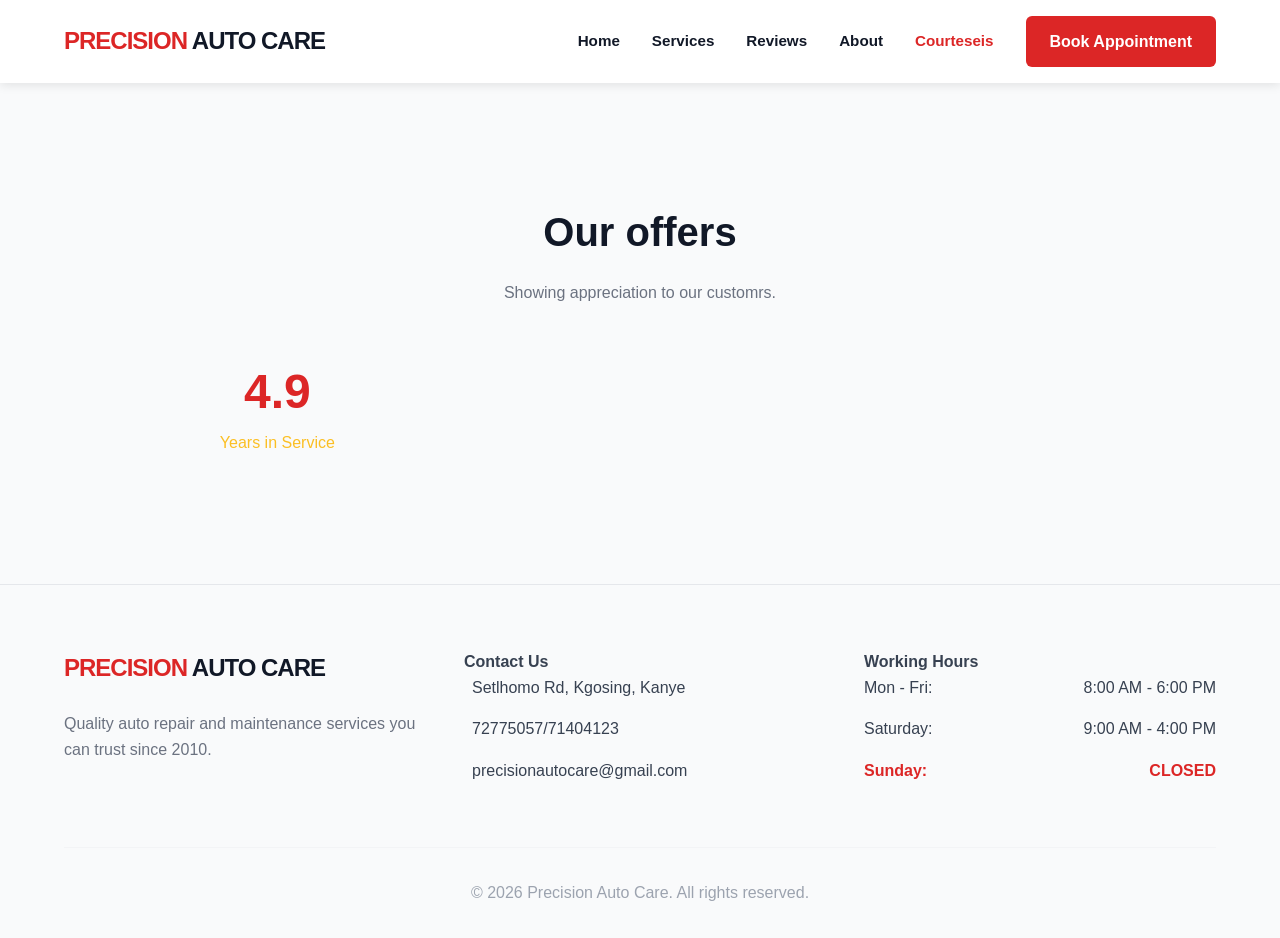
<file: courteseis.html>
<!DOCTYPE html>
<html lang="en">
<head>
    <meta charset="UTF-8">
    <meta name="viewport" content="width=device-width, initial-scale=1.0">
    <title>Customer Reviews | Precision Auto Care</title>
    <meta name="description" content=" offering useful, thoughtful, and memorable free services to our loyal customers ">
        <link rel="stylesheet" href="style.css">
</head>
<body>
    <!-- Navbar -->
    <nav class="navbar">
        <div class="nav-container">
            <div class="logo">
                <span class="logo-red">PRECISION</span>
                <span class="logo-dark">AUTO CARE</span>
            </div>
            <div class="nav-links">
                 <a href="index.html" class="nav-link shake-the-btn">Home</a>
                <a href="index.html#services" class="nav-link shake-the-btn">Services</a>
                <a href="reviews.html" class="nav-link shake-the-btn">Reviews</a>
                <a href="about.html" class="nav-link shake-the-btn">About</a>    
                <a href="courteseis.html" class="nav-link shake-the-btn" style="color: var(--primary-red);">Courteseis</a>
                <a href="index.html#booking" class="btn-book shake-the-btn">Book Appointment</a>
            </div>
            <div class="md-hidden">
                <button class="nav-link">
                    <i class="fa-solid fa-bars"></i>
                </button>
            </div>
        </div>
    </nav>

    <!-- Header Section -->
    <header style="padding-top: 120px; background: #f9fafb;">
        <section>
            <h1 class="section-title">Our offers</h1>
            <p class="section-subtitle">Showing appreciation to our customrs.</p>
            
            <div class="stat-grid">
                <div class="stat-item">
                    <h2>4.9</h2>
                    <div class="stars">
                        <i class="fa-solid fa-star"></i>
                        <i class="fa-solid fa-star"></i>
                        <i class="fa-solid fa-star"></i>
                        <i class="fa-solid fa-star"></i>
                        <i class="fa-solid fa-star-half-stroke"></i>
                    <p>Years in Service</p>
                </div>
            </div>
        </section>
    </header>

    
    <!-- Footer -->
    <footer>
        <div class="footer-grid">
            <div class="footer-col">
                <div class="logo" style="margin-bottom: 1.5rem;">
                    <span class="logo-red">PRECISION</span>
                    <span class="logo-dark">AUTO CARE</span>
                </div>
                <p class="section-subtitle" style="text-align: left; margin: 0;">Quality auto repair and maintenance services you can trust since 2010.</p>
            </div>
            <div class="footer-col">
                <h4>Contact Us</h4>
                <ul class="footer-list">
                    <li><i class="fa-solid fa-location-dot"></i> Setlhomo Rd, Kgosing, Kanye</li>
                    <li><i class="fa-solid fa-phone"></i> 72775057/71404123</li>
                    <li><i class="fa-solid fa-envelope"></i> precisionautocare@gmail.com</li>
                </ul>
            </div>
            <div class="footer-col">
                <h4>Working Hours</h4>
                <ul class="footer-list working-hours">
                    <li><span>Mon - Fri:</span> <span>8:00 AM - 6:00 PM</span></li>
                    <li><span>Saturday:</span> <span>9:00 AM - 4:00 PM</span></li>
                    <li class="closed"><span>Sunday:</span> <span>CLOSED</span></li>
                </ul>
            </div>
        </div>
        <div class="text-center" style="margin-top: 3rem; padding-top: 2rem; border-top: 1px solid #f3f4f6; color: #9ca3af;">
            &copy; 2026 Precision Auto Care. All rights reserved.
        </div>
    </footer>

   
</body>
</html>
</file>
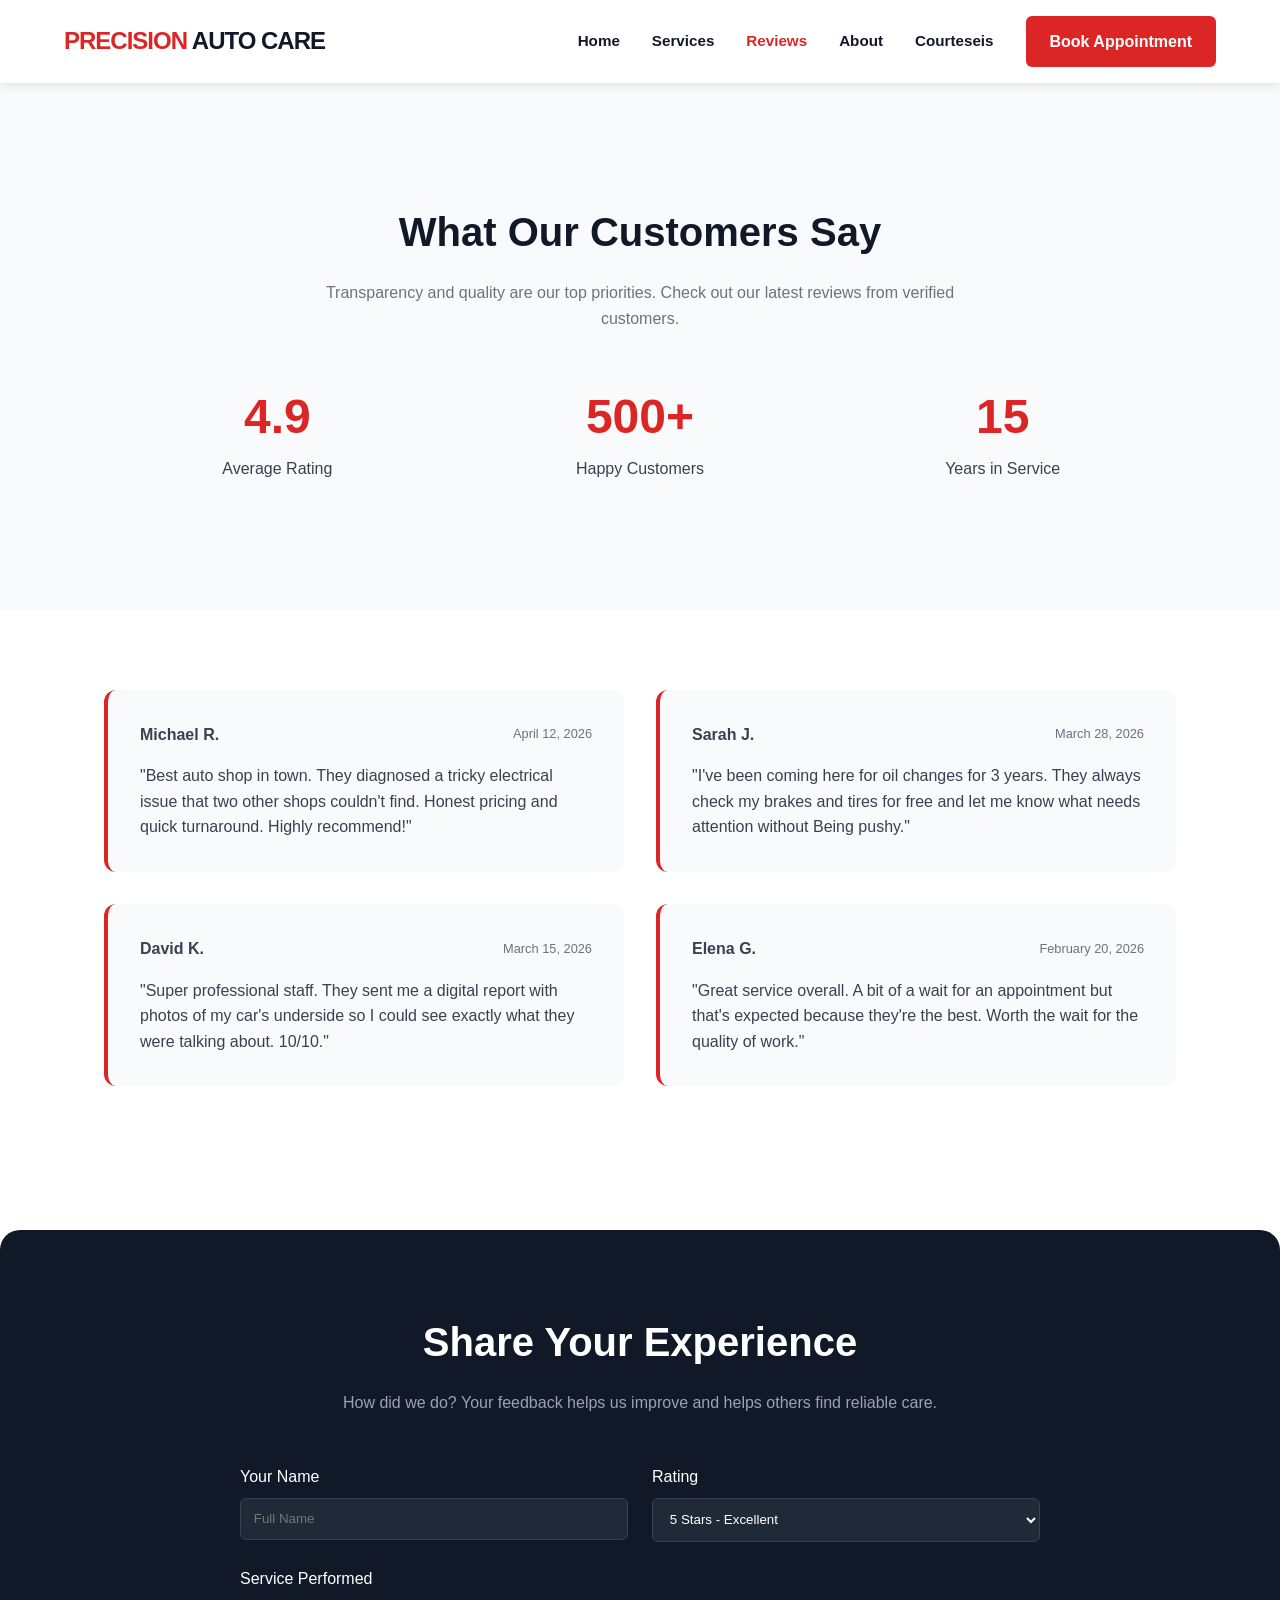
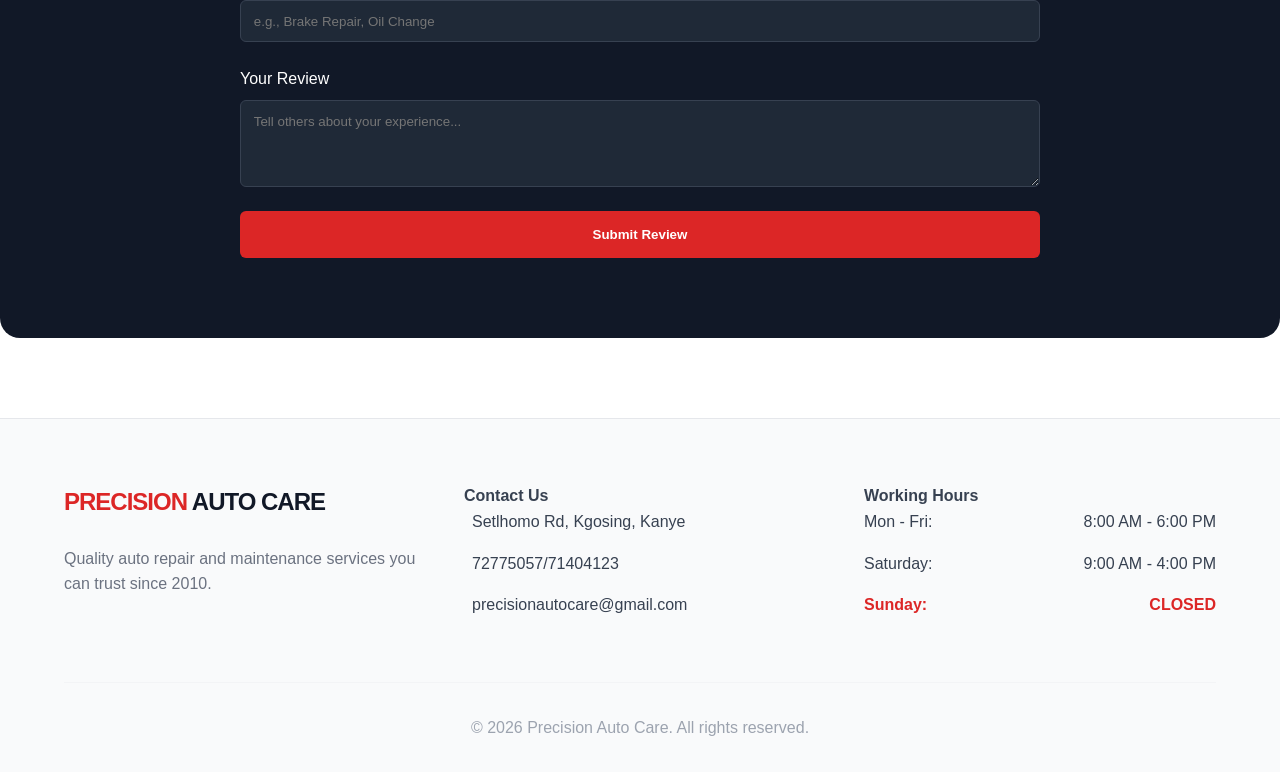
<file: reviews.html>
<!DOCTYPE html>
<html lang="en">
<head>
    <meta charset="UTF-8">
    <meta name="viewport" content="width=device-width, initial-scale=1.0">
    <title>Customer Reviews | Precision Auto Care</title>
    <meta name="description" content="Read what our customers have to say about Precision Auto Care. We take pride in our 4.9-star rating and professional service.">
    <link rel="stylesheet" href="style.css">
</head>
<body>
    <!-- Navbar -->
    <nav class="navbar">
        <div class="nav-container">
            <div class="logo">
                <span class="logo-red">PRECISION</span>
                <span class="logo-dark">AUTO CARE</span>
            </div>
            <div class="nav-links">
                <a href="index.html" class="nav-link shake-the-btn">Home</a>
                <a href="index.html#services" class="nav-link shake-the-btn">Services</a>
                <a href="reviews.html" class="nav-link shake-the-btn" style="color: var(--primary-red);">Reviews</a>
                <a href="about.html" class="nav-link shake-the-btn">About</a>    
                <a href="courteseis.html" class="nav-link shake-the-btn">Courteseis</a>
                <a href="index.html#booking" class="btn-book shake-the-btn">Book Appointment</a>
            </div>
            <div class="md-hidden">
                <button class="nav-link">
                    <i class="fa-solid fa-bars"></i>
                </button>
            </div>
        </div>
    </nav>

    <!-- Header Section -->
    <header style="padding-top: 120px; background: #f9fafb;">
        <section>
            <h1 class="section-title">What Our Customers Say</h1>
            <p class="section-subtitle">Transparency and quality are our top priorities. Check out our latest reviews from verified customers.</p>
            
            <div class="stat-grid">
                <div class="stat-item">
                    <h2>4.9</h2>
                    <div class="stars">
                        <i class="fa-solid fa-star"></i>
                        <i class="fa-solid fa-star"></i>
                        <i class="fa-solid fa-star"></i>
                        <i class="fa-solid fa-star"></i>
                        <i class="fa-solid fa-star-half-stroke"></i>
                    </div>
                    <p>Average Rating</p>
                </div>
                <div class="stat-item">
                    <h2>500+</h2>
                    <p>Happy Customers</p>
                </div>
                <div class="stat-item">
                    <h2>15</h2>
                    <p>Years in Service</p>
                </div>
            </div>
        </section>
    </header>

    <!-- Reviews Grid -->
    <section>
        <div class="reviews-grid">
            <!-- Review 1 -->
            <div class="review-card">
                <div class="review-header">
                    <span class="reviewer-name">Michael R.</span>
                    <span class="review-date">April 12, 2026</span>
                </div>
                <div class="stars" style="margin-bottom: 1rem;">
                    <i class="fa-solid fa-star"></i>
                    <i class="fa-solid fa-star"></i>
                    <i class="fa-solid fa-star"></i>
                    <i class="fa-solid fa-star"></i>
                    <i class="fa-solid fa-star"></i>
                </div>
                <p>"Best auto shop in town. They diagnosed a tricky electrical issue that two other shops couldn't find. Honest pricing and quick turnaround. Highly recommend!"</p>
            </div>

            <!-- Review 2 -->
            <div class="review-card">
                <div class="review-header">
                    <span class="reviewer-name">Sarah J.</span>
                    <span class="review-date">March 28, 2026</span>
                </div>
                <div class="stars" style="margin-bottom: 1rem;">
                    <i class="fa-solid fa-star"></i>
                    <i class="fa-solid fa-star"></i>
                    <i class="fa-solid fa-star"></i>
                    <i class="fa-solid fa-star"></i>
                    <i class="fa-solid fa-star"></i>
                </div>
                <p>"I've been coming here for oil changes for 3 years. They always check my brakes and tires for free and let me know what needs attention without Being pushy."</p>
            </div>

            <!-- Review 3 -->
            <div class="review-card">
                <div class="review-header">
                    <span class="reviewer-name">David K.</span>
                    <span class="review-date">March 15, 2026</span>
                </div>
                <div class="stars" style="margin-bottom: 1rem;">
                    <i class="fa-solid fa-star"></i>
                    <i class="fa-solid fa-star"></i>
                    <i class="fa-solid fa-star"></i>
                    <i class="fa-solid fa-star"></i>
                    <i class="fa-solid fa-star"></i>
                </div>
                <p>"Super professional staff. They sent me a digital report with photos of my car's underside so I could see exactly what they were talking about. 10/10."</p>
            </div>
            
            <!-- Review 4 -->
            <div class="review-card">
                <div class="review-header">
                    <span class="reviewer-name">Elena G.</span>
                    <span class="review-date">February 20, 2026</span>
                </div>
                <div class="stars" style="margin-bottom: 1rem;">
                    <i class="fa-solid fa-star"></i>
                    <i class="fa-solid fa-star"></i>
                    <i class="fa-solid fa-star"></i>
                    <i class="fa-solid fa-star"></i>
                    <i class="fa-regular fa-star"></i>
                </div>
                <p>"Great service overall. A bit of a wait for an appointment but that's expected because they're the best. Worth the wait for the quality of work."</p>
            </div>
        </div>
    </section>

    <!-- Write a Review Section -->
    <section class="booking-section" style="border-radius: 20px; margin-bottom: 5rem;">
        <div class="booking-container">
            <div class="text-center">
                <h2 class="section-title">Share Your Experience</h2>
                <p class="section-subtitle" style="color: #9ca3af;">How did we do? Your feedback helps us improve and helps others find reliable care.</p>
            </div>
            
            <form id="reviewForm" class="form-grid">
                <div class="form-group">
                    <label>Your Name</label>
                    <input type="text" required class="form-control" placeholder="Full Name">
                </div>
                <div class="form-group">
                    <label>Rating</label>
                    <select class="form-control">
                        <option value="5">5 Stars - Excellent</option>
                        <option value="4">4 Stars - Very Good</option>
                        <option value="3">3 Stars - Good</option>
                        <option value="2">2 Stars - Fair</option>
                        <option value="1">1 Star - Poor</option>
                    </select>
                </div>
                <div class="form-group col-span-2">
                    <label>Service Performed</label>
                    <input type="text" class="form-control" placeholder="e.g., Brake Repair, Oil Change">
                </div>
                <div class="form-group col-span-2">
                    <label>Your Review</label>
                    <textarea class="form-control" rows="4" placeholder="Tell others about your experience..."></textarea>
                </div>
                <div class="col-span-2">
                    <button type="submit" class="btn-submit">Submit Review</button>
                </div>
            </form>
            <div id="reviewSuccess" class="hidden mt-8 p-6 bg-green-900 border-green-700">
                <p class="section-title" style="font-size: 1.5rem; margin-bottom: 0;">Review Submitted!</p>
                <p class="text-green-300">Thank you for sharing your feedback with us.</p>
            </div>
        </div>
    </section>

    <!-- Footer -->
    <footer>
        <div class="footer-grid">
            <div class="footer-col">
                <div class="logo" style="margin-bottom: 1.5rem;">
                    <span class="logo-red">PRECISION</span>
                    <span class="logo-dark">AUTO CARE</span>
                </div>
                <p class="section-subtitle" style="text-align: left; margin: 0;">Quality auto repair and maintenance services you can trust since 2010.</p>
            </div>
            <div class="footer-col">
                <h4>Contact Us</h4>
                <ul class="footer-list">
                    <li><i class="fa-solid fa-location-dot"></i> Setlhomo Rd, Kgosing, Kanye</li>
                    <li><i class="fa-solid fa-phone"></i> 72775057/71404123</li>
                    <li><i class="fa-solid fa-envelope"></i> precisionautocare@gmail.com</li>
                </ul>
            </div>
            <div class="footer-col">
                <h4>Working Hours</h4>
                <ul class="footer-list working-hours">
                    <li><span>Mon - Fri:</span> <span>8:00 AM - 6:00 PM</span></li>
                    <li><span>Saturday:</span> <span>9:00 AM - 4:00 PM</span></li>
                    <li class="closed"><span>Sunday:</span> <span>CLOSED</span></li>
                </ul>
            </div>
        </div>
        <div class="text-center" style="margin-top: 3rem; padding-top: 2rem; border-top: 1px solid #f3f4f6; color: #9ca3af;">
            &copy; 2026 Precision Auto Care. All rights reserved.
        </div>
    </footer>

    <script>
        const form = document.getElementById('reviewForm');
        const success = document.getElementById('reviewSuccess');
        
        form.addEventListener('submit', (e) => {
            e.preventDefault();
            form.classList.add('hidden');
            success.classList.remove('hidden');
        });
    </script>
</body>
</html>
</file>
<file: style.css>
:root {
    --primary-red: #dc2626;
    --primary-dark: #111827;
    --accent-gray: #f3f4f6;
    --text-main: #374151;
    --text-light: #6b7280;
    --white: #ffffff;
}

* {
    margin: 0;
    padding: 0;
    box-sizing: border-box;
    font-family: 'Inter', -apple-system, BlinkMacSystemFont, "Segoe UI", Roboto, sans-serif;
}

body {
    line-height: 1.6;
    color: var(--text-main);
    background-color: var(--white);
}

/* Navbar */
.navbar {
    background: var(--white);
    padding: 1rem 5%;
    position: fixed;
    width: 100%;
    top: 0;
    z-index: 1000;
    box-shadow: 0 2px 10px rgba(0,0,0,0.1);
}

.nav-container {
    display: flex;
    justify-content: space-between;
    align-items: center;
    max-width: 1200px;
    margin: 0 auto;
}

.logo {
    font-weight: 800;
    font-size: 1.5rem;
    letter-spacing: -1px;
}

.logo-red { color: var(--primary-red); }
.logo-dark { color: var(--primary-dark); }

.nav-links {
    display: flex;
    gap: 2rem;
    align-items: center;
}

.nav-link {
    text-decoration: none;
    color: var(--primary-dark);
    font-weight: 600;
    font-size: 0.95rem;
    transition: color 0.3s;
}

.nav-link:hover { color: var(--primary-red); }

.btn-book {
    background: var(--primary-red);
    color: var(--white);
    padding: 0.8rem 1.5rem;
    border-radius: 6px;
    text-decoration: none;
    font-weight: 700;
    transition: transform 0.3s, background 0.3s;
}

.btn-book:hover {
    background: #b91c1c;
    transform: translateY(-2px);
}

.md-hidden { display: none; }

/* Hero Section */
.hero-gradient {
    height: 80vh;
    background: linear-gradient(rgba(17, 24, 39, 0.8), rgba(17, 24, 39, 0.8)), 
                url('https://images.unsplash.com/photo-1486262715619-67b85e0b08d3?auto=format&fit=crop&q=80&w=2000');
    background-size: cover;
    background-position: center;
    display: flex;
    align-items: center;
    justify-content: center;
    text-align: center;
    color: var(--white);
    padding: 0 5%;
    margin-top: 70px;
}

.hero-content h1 {
    font-size: 3.5rem;
    font-weight: 800;
    margin-bottom: 1.5rem;
}

.hero-content p {
    font-size: 1.25rem;
    max-width: 700px;
    margin: 0 auto 2rem;
    opacity: 0.9;
}

.hero-btns {
    display: flex;
    gap: 1rem;
    justify-content: center;
}

.btn-primary {
    background: var(--primary-red);
    color: var(--white);
    padding: 1rem 2rem;
    border-radius: 6px;
    text-decoration: none;
    font-weight: 700;
}

.btn-secondary {
    background: transparent;
    border: 2px solid var(--white);
    color: var(--white);
    padding: 1rem 2rem;
    border-radius: 6px;
    text-decoration: none;
    font-weight: 700;
}

/* Sections */
section {
    padding: 5rem 5%;
    max-width: 1200px;
    margin: 0 auto;
}

.section-title {
    font-size: 2.5rem;
    font-weight: 800;
    text-align: center;
    margin-bottom: 1rem;
    color: var(--primary-dark);
}

.section-subtitle {
    text-align: center;
    color: var(--text-light);
    max-width: 700px;
    margin: 0 auto 3rem;
}

/* Services Grid */
.services-grid {
    display: grid;
    grid-template-columns: repeat(auto-fit, minmax(300px, 1fr));
    gap: 2rem;
}

.service-card {
    background: var(--white);
    border-radius: 12px;
    overflow: hidden;
    box-shadow: 0 4px 20px rgba(0,0,0,0.05);
    transition: transform 0.3s;
}

.service-card:hover { transform: translateY(-10px); }

.service-img {
    width: 100%;
    height: 200px;
    object-fit: cover;
}

.service-info { padding: 1.5rem; }
.service-info h3 { margin-bottom: 0.5rem; }
.price {
    color: var(--primary-red);
    font-weight: 700;
    margin-top: 1rem;
    font-size: 1.2rem;
}

/* Booking Section */
.booking-section {
    background: var(--primary-dark);
    color: var(--white);
    max-width: 100%;
}

.booking-section .section-title { color: var(--white); }

.booking-container {
    max-width: 800px;
    margin: 0 auto;
}

.form-grid {
    display: grid;
    grid-template-columns: 1fr 1fr;
    gap: 1.5rem;
    margin-top: 2rem;
}

.form-group { display: flex; flex-direction: column; gap: 0.5rem; }
.col-span-2 { grid-column: span 2; }

.form-control {
    padding: 0.8rem;
    border-radius: 6px;
    border: 1px solid #374151;
    background: #1f2937;
    color: var(--white);
}

.btn-submit {
    background: var(--primary-red);
    color: var(--white);
    border: none;
    padding: 1rem;
    width: 100%;
    border-radius: 6px;
    font-weight: 700;
    cursor: pointer;
}

/* Reviews Page Specific */
.reviews-grid {
    display: grid;
    grid-template-columns: repeat(auto-fit, minmax(350px, 1fr));
    gap: 2rem;
    margin-bottom: 4rem;
}

.review-card {
    background: #f9fafb;
    padding: 2rem;
    border-radius: 12px;
    border-left: 4px solid var(--primary-red);
}

.review-header {
    display: flex;
    justify-content: space-between;
    align-items: center;
    margin-bottom: 1rem;
}

.stars { color: #fbbf24; }
.reviewer-name { font-weight: 700; }
.review-date { font-size: 0.8rem; color: var(--text-light); }

.stat-grid {
    display: grid;
    grid-template-columns: repeat(3, 1fr);
    gap: 1rem;
    text-align: center;
    margin-bottom: 3rem;
}

.stat-item h2 { font-size: 3rem; color: var(--primary-red); }

/* Footer */
footer {
    background: #f9fafb;
    padding: 4rem 5% 2rem;
    border-top: 1px solid #e5e7eb;
}

.footer-grid {
    display: grid;
    grid-template-columns: repeat(auto-fit, minmax(250px, 1fr));
    gap: 3rem;
    max-width: 1200px;
    margin: 0 auto;
}

.footer-list { list-style: none; }
.footer-list li { margin-bottom: 1rem; display: flex; gap: 0.5rem; align-items: center; }
.working-hours li { justify-content: space-between; }
.closed { color: var(--primary-red); font-weight: 700; }

/* Utilities */
.hidden { display: none; }
.mt-12 { margin-top: 3rem; }
.text-center { text-align: center; }

@media (max-width: 768px) {
    .hero-content h1 { font-size: 2.5rem; }
    .nav-links { display: none; }
    .md-hidden { display: block; }
    .form-grid { grid-template-columns: 1fr; }
    .col-span-2 { grid-column: span 1; }
}

/* Animations from index */
.shake-the-btn:hover {
    animation: shake 0.5s;
}

@keyframes shake {
    0% { transform: translateX(0); }
    25% { transform: translateX(-5px); }
    50% { transform: translateX(5px); }
    75% { transform: translateX(-5px); }
    100% { transform: translateX(0); }
}    

.about-hero {
            height: 50vh;
            background: linear-gradient(rgba(17, 24, 39, 0.7), rgba(17, 24, 39, 0.7)), 
                        url('https://images.unsplash.com/photo-1503376780353-7e6692767b70?auto=format&fit=crop&q=80&w=2000');
            background-size: cover;
            background-position: center;
            display: flex;
            align-items: center;
            justify-content: center;
            text-align: center;
            color: white;
            margin-top: 70px;
        }

        .story-container {
            display: grid;
            grid-template-columns: 1fr 1fr;
            gap: 4rem;
            align-items: center;
            padding: 5rem 5%;
            max-width: 1200px;
            margin: 0 auto;
        }

        .story-image {
            width: 100%;
            border-radius: 20px;
            box-shadow: 20px 20px 0px var(--primary-red);
        }

        .values-section {
            background: #f9fafb;
            padding: 5rem 5%;
        }

        .values-grid {
            display: grid;
            grid-template-columns: repeat(auto-fit, minmax(250px, 1fr));
            gap: 2rem;
            max-width: 1200px;
            margin: 0 auto;
        }

        .value-card {
            background: white;
            padding: 2.5rem;
            border-radius: 15px;
            text-align: center;
            transition: transform 0.3s;
            box-shadow: 0 4px 6px rgba(0,0,0,0.05);
        }

        .value-card:hover {
            transform: translateY(-5px);
        }

        .value-icon {
            font-size: 2.5rem;
            color: var(--primary-red);
            margin-bottom: 1.5rem;
        }

        .team-section {
            padding: 5rem 5%;
            max-width: 1200px;
            margin: 0 auto;
        }

        .team-grid {
            display: grid;
            grid-template-columns: repeat(auto-fit, minmax(280px, 1fr));
            gap: 3rem;
        }

        .team-card {
            text-align: center;
        }

        .team-img {
            width: 200px;
            height: 200px;
            border-radius: 50%;
            object-fit: cover;
            margin-bottom: 1.5rem;
            border: 5px solid var(--accent-gray);
        }

        .cta-banner {
            background: var(--primary-red);
            color: white;
            text-align: center;
            padding: 5rem 5%;
            margin: 4rem 5%;
            border-radius: 30px;
        }

        @media (max-width: 768px) {
            .story-container {
                grid-template-columns: 1fr;
                text-align: center;
            }
            .story-image {
                order: -1;
            }
        }
</file>
